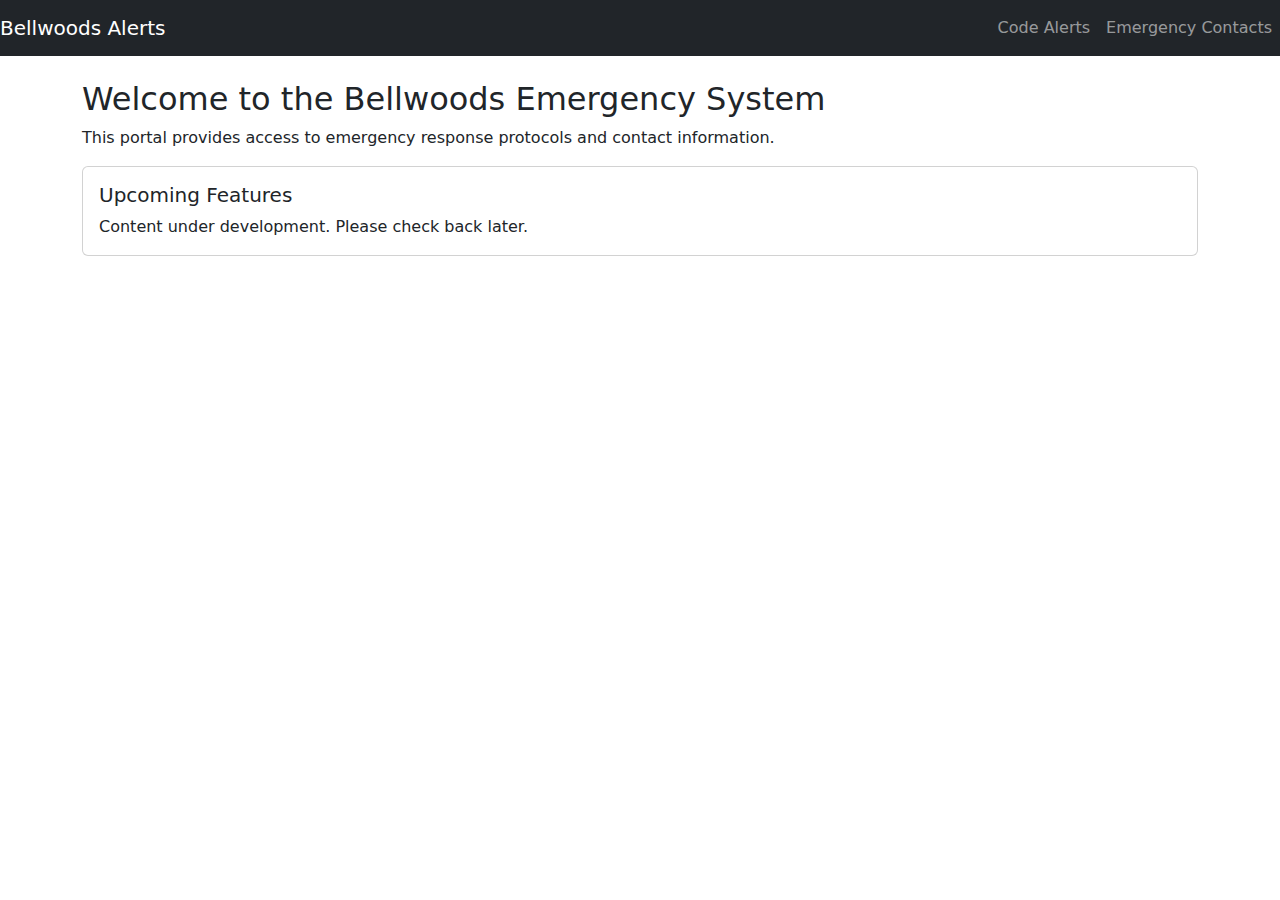
<file: Index.html>
<!DOCTYPE html>
<html lang="en">
<head>
  <meta charset="UTF-8">
  <meta name="viewport" content="width=device-width, initial-scale=1">
  <title>Bellwoods Emergency System</title>

  <!-- Bootstrap CSS -->
<!-- <link href="https://cdn.jsdelivr.net/npm/bootstrap@5.3.3/dist/css/bootstrap.min.css" rel="stylesheet">
<script src="https://cdn.jsdelivr.net/npm/bootstrap@5.3.3/dist/js/bootstrap.bundle.min.js"></script> -->
<link href="./css/bootstrap.min.css" rel="stylesheet">

</head>
<body>

  <!-- Bootstrap Header (Navbar) -->
  <nav class="navbar navbar-expand-lg navbar-dark bg-dark">
    <a class="navbar-brand" href="Index.html">Bellwoods Alerts</a>
    <button class="navbar-toggler" type="button" data-bs-toggle="collapse" data-target="#navbarNav"
      aria-controls="navbarNav" aria-expanded="false" aria-label="Toggle navigation">
      <span class="navbar-toggler-icon"></span>
    </button>

    <div class="collapse navbar-collapse" id="navbarNav">
      <ul class="navbar-nav ms-auto">
        <li class="nav-item">
          <a class="nav-link" href="CodeAlerts.html">Code Alerts</a>
        </li>
        <li class="nav-item">
          <a class="nav-link" href="Contacts.html">Emergency Contacts</a>
        </li>
      </ul>
    </div>
  </nav>

  <!-- Page Content -->
  <div class="container mt-4">
    <h2>Welcome to the Bellwoods Emergency System</h2>
    <p>This portal provides access to emergency response protocols and contact information.</p>

    <!-- Placeholder for additional content -->
    <div class="card mt-3">
      <div class="card-body">
        <h5 class="card-title">Upcoming Features</h5>
        <p class="card-text">Content under development. Please check back later.</p>
      </div>
    </div>
  </div>

  <!-- Bootstrap JS dependencies -->
    <script src="./js/bootstrap.bundle.min.js"></script>
</body>
</html>
</file>
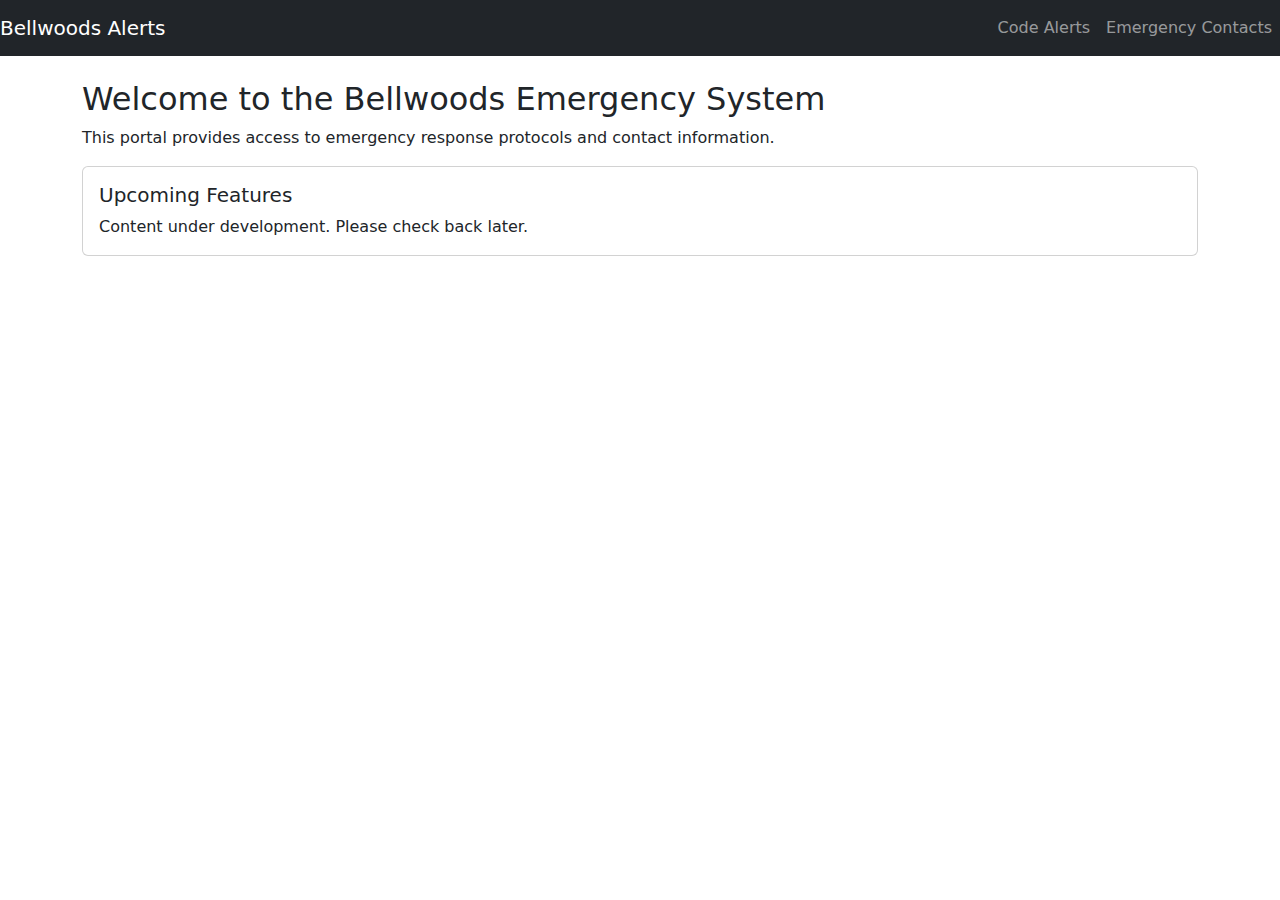
<file: index.html>
<!DOCTYPE html>
<html lang="en">
<head>
  <meta charset="UTF-8">
  <meta name="viewport" content="width=device-width, initial-scale=1">
  <title>Bellwoods Emergency System</title>

  <!-- Bootstrap CSS -->
<!-- <link href="https://cdn.jsdelivr.net/npm/bootstrap@5.3.3/dist/css/bootstrap.min.css" rel="stylesheet">
<script src="https://cdn.jsdelivr.net/npm/bootstrap@5.3.3/dist/js/bootstrap.bundle.min.js"></script> -->
<link href="./css/bootstrap.min.css" rel="stylesheet">

</head>
<body>

  <!-- Bootstrap Header (Navbar) -->
  <nav class="navbar navbar-expand-lg navbar-dark bg-dark">
    <a class="navbar-brand" href="index.html">Bellwoods Alerts</a>
    <button class="navbar-toggler" type="button" data-bs-toggle="collapse" data-bs-target="#navbarNav"
      aria-controls="navbarNav" aria-expanded="false" aria-label="Toggle navigation">
      <span class="navbar-toggler-icon"></span>
    </button>

    <div class="collapse navbar-collapse" id="navbarNav">
      <ul class="navbar-nav ms-auto">
        <li class="nav-item">
          <a class="nav-link" href="CodeAlerts.html">Code Alerts</a>
        </li>
        <li class="nav-item">
          <a class="nav-link" href="Contacts.html">Emergency Contacts</a>
        </li>
      </ul>
    </div>
  </nav>

  <!-- Page Content -->
  <div class="container mt-4">
    <h2>Welcome to the Bellwoods Emergency System</h2>
    <p>This portal provides access to emergency response protocols and contact information.</p>

    <!-- Placeholder for additional content -->
    <div class="card mt-3">
      <div class="card-body">
        <h5 class="card-title">Upcoming Features</h5>
        <p class="card-text">Content under development. Please check back later.</p>
      </div>
    </div>
  </div>

  <!-- Bootstrap JS dependencies -->

</body>
<script src="./js/bootstrap.bundle.min.js"></script>

</html>
</file>
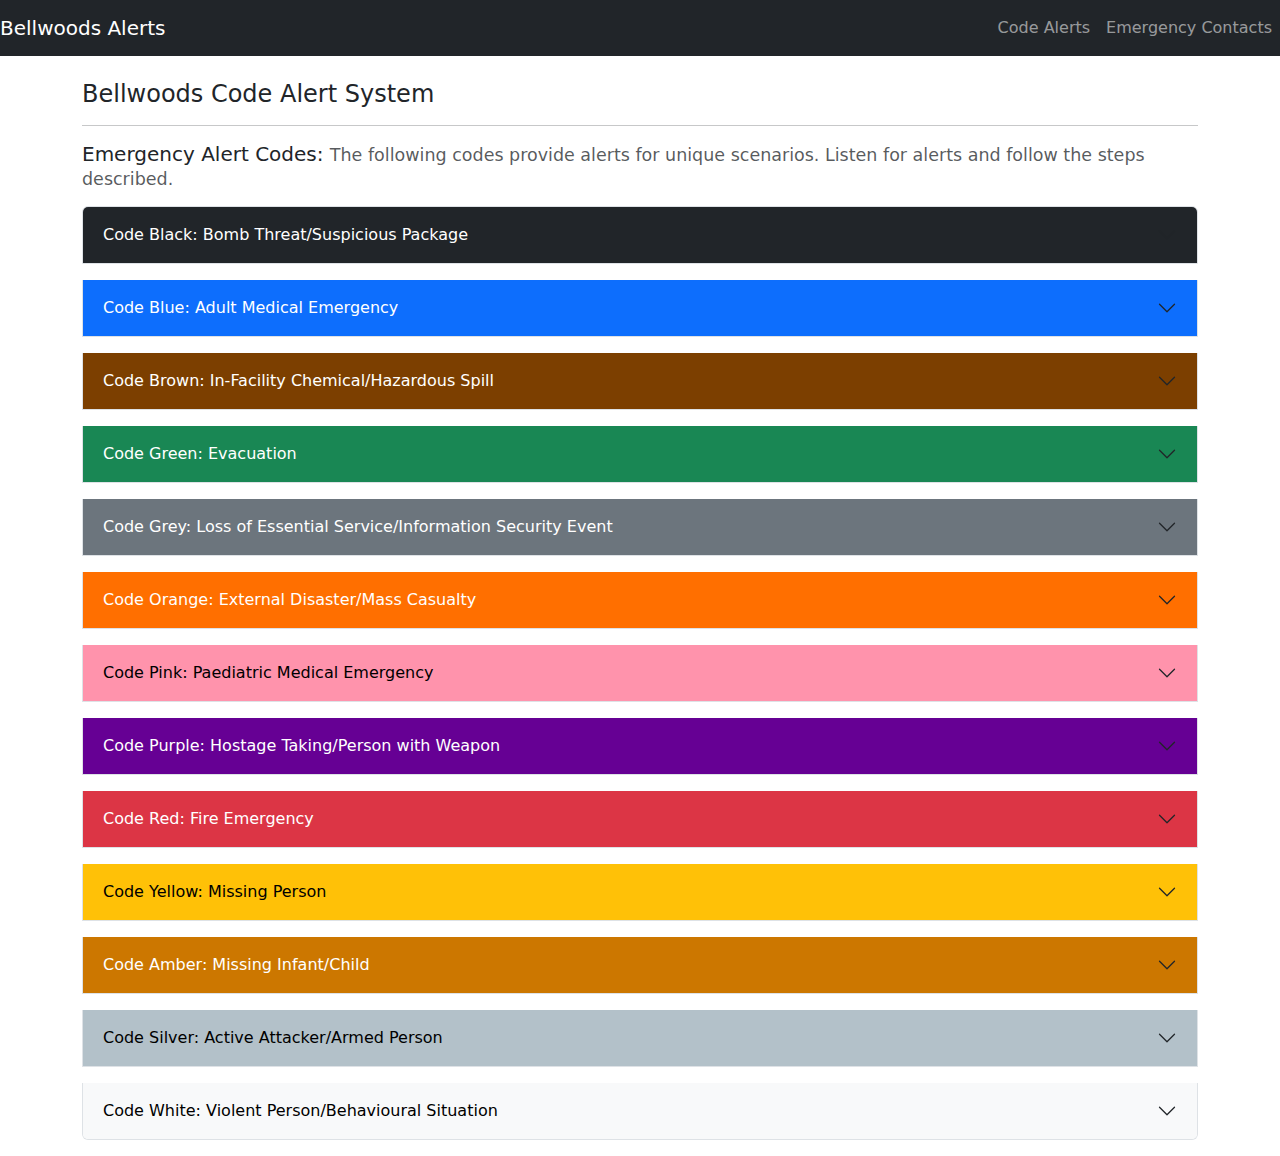
<file: CodeAlerts.html>
<!DOCTYPE html>
<html lang="en">
<head>
  <meta charset="UTF-8">
  <meta name="viewport" content="width=device-width, initial-scale=1">
  <title>Emergency Code Alerts</title>
<link href="./css/bootstrap.min.css" rel="stylesheet">

<style>
    /* body { font: 14px sans-serif; text-align: center; }
    .spacer { margin-top: 15px; }
    .alert-image {
      max-width: 100%;
      height: auto;
      width: 300px;
      max-height: 200px;
      object-fit: contain;
    } */

  .accordion-button[class*="btn-"] {
    color: var(--bs-btn-color);
    background-color: var(--bs-btn-bg);
    border-color: var(--bs-btn-border-color);
  }

  .accordion-button[class*="btn-"]:hover {
    color: var(--bs-btn-hover-color);
    background-color: var(--bs-btn-hover-bg);
    border-color: var(--bs-btn-hover-border-color);
  }

  .accordion-button[class*="btn-"]:not(.collapsed) {
    color: var(--bs-btn-active-color);
    background-color: var(--bs-btn-active-bg);
    border-color: var(--bs-btn-active-border-color);
    box-shadow: none;
  }
  </style>
</head>

<body>
  <!-- Bootstrap Header (Navbar) -->
  <nav class="navbar navbar-expand-lg navbar-dark bg-dark">
    <a class="navbar-brand" href="index.html">Bellwoods Alerts</a>
    <button class="navbar-toggler" type="button" data-bs-toggle="collapse" data-bs-target="#navbarNav"
      aria-controls="navbarNav" aria-expanded="false" aria-label="Toggle navigation">
      <span class="navbar-toggler-icon"></span>
    </button>
    <div class="collapse navbar-collapse" id="navbarNav">
      <ul class="navbar-nav ms-auto">
        <li class="nav-item">
          <a class="nav-link" href="CodeAlerts.html">Code Alerts</a>
        </li>
        <li class="nav-item">
          <a class="nav-link" href="Contacts.html">Emergency Contacts</a>
        </li>
      </ul>
    </div>
  </nav>

  <div class="container text-left mt-4">
    <h4>Bellwoods Code Alert System</h4>
    <hr>
    <h5>Emergency Alert Codes:
      <small class="text-muted">
        The following codes provide alerts for unique scenarios. Listen for alerts and follow the steps described.
      </small>
    </h5>

    <!-- Alert Sections -->
<div class="accordion" id="codeAlerts">

  <!-- Code Black -->
  <div class="accordion-item my-3">
    <h2 class="accordion-header" id="headingBlack">
      <button class="accordion-button collapsed btn btn-dark w-100 text-start" type="button"
        data-bs-toggle="collapse" data-bs-target="#collapseBlack" aria-expanded="false" aria-controls="collapseBlack">
        Code Black: Bomb Threat/Suspicious Package <span class="float-end"></span>
      </button>
    </h2>
    <div id="collapseBlack" class="accordion-collapse collapse" aria-labelledby="headingBlack" data-bs-parent="#codeAlerts">
      <div class="accordion-body text-center">
        <img src="./images/black.png" alt="Code Black" class="alert-image">
        <p class="mt-3">The Code Black Plan informs staff of appropriate actions to be taken during a bomb threat emergency or when a suspicious package is identified.</p>
        <ul class="text-muted text-start">
          <li>Remain Calm.</li>
          <li>Listen for overhead announcements and follow instructions.</li>
          <li>If you receive a bomb threat or identify a suspicious package, alert a staff member immediately. Do not touch or move the package.</li>
          <li>Contact the Designated <a href="Contacts.html" target="_blank">Emergency Contact</a></li>
        </ul>
      </div>
    </div>
  </div>

      <!-- Code Blue -->
  <div class="accordion-item my-3">
    <h2 class="accordion-header" id="headingBlue">
      <button class="accordion-button collapsed btn btn-primary w-100 text-start" type="button"
        data-bs-toggle="collapse" data-bs-target="#collapseBlue" aria-expanded="false" aria-controls="collapseBlue">
        Code Blue: Adult Medical Emergency <span class="float-end"></span>
          </button>
    </h2>
    <div id="collapseBlue" class="accordion-collapse collapse" aria-labelledby="headingBlue" data-bs-parent="#codeAlerts">
      <div class="accordion-body text-center">
            <img src="./images/blue.png" alt="Code Blue" class="alert-image">
            <p class="mt-3">Used to indicate a medical emergency involving an adult.</p>
            <ul class="text-muted text-start">
              <li>Call 911 and alert other staff in the vicinity.</li>
              <li>Begin CPR if you are trained and the person is unresponsive.</li>
              <li>Retrieve and use the AED if available.</li>
              <li>Contact the Designated <a href="Contacts.html" target="_blank">Emergency Contact</a></li>
            </ul>
          </div>
        </div>
    </div>
 
  <!-- Code Brown -->
  <div class="accordion-item my-3">
    <h2 class="accordion-header" id="headingBrown">
      <button class="accordion-button collapsed btn btn-brown w-100 text-start" type="button"
        data-bs-toggle="collapse" data-bs-target="#collapseBrown" aria-expanded="false" aria-controls="collapseBrown">
        Code Brown: In-Facility Chemical/Hazardous Spill <span class="float-end"></span>
          </button>
    </h2>
    <div id="collapseBrown" class="accordion-collapse collapse" aria-labelledby="headingBrown" data-bs-parent="#codeAlerts">
      <div class="accordion-body text-center">
            <img src="./images/brown.png" alt="Code Brown" class="alert-image">
            <p class="mt-3">A Code Brown refers to the plans and procedures used to protect Bellwoods' patients, visitors, families, staff, physicians, volunteers and property from hazardous or potentially hazardous chemical/biological spills.</p>
            <ul class="text-muted text-start">
              <li>Do not enter the affected area.</li>
              <li>Remove any vulnerable persons from the area if safe to do so.</li>
              <li>Await direction from Management staff.</li>
              <li>Contact the Designated <a href="Contacts.html" target="_blank">Emergency Contact</a></li>
            </ul>
          </div>
        </div>
    </div>

  <!-- Code Green -->
  <div class="accordion-item my-3">
    <h2 class="accordion-header" id="headingGreen">
      <button class="accordion-button collapsed btn btn-success w-100 text-start" type="button"
        data-bs-toggle="collapse" data-bs-target="#collapseGreen" aria-expanded="false" aria-controls="collapseGreen">
        Code Green: Evacuation <span class="float-end"></span>
          </button>
    </h2>
    <div id="collapseGreen" class="accordion-collapse collapse" aria-labelledby="headingGreen" data-bs-parent="#codeAlerts">
      <div class="accordion-body text-center">
          <img src="./images/green.png" alt="Code Green" class="alert-image">
            <p class="mt-3">In the event of a hospital evacuation, a Code Green is used to make decisions that focus on the safety for all. This includes whether it is safest to move to another unit or to the outside in the event of an emergency.</p>
            <ul class="text-muted text-start">
              <li>Remain calm.</li>
              <li>Do not enter any affected area(s).</li>
              <li>If directed to relocate by a staff member, proceed to the designated waiting area. Follow a single file line. Leave all belongings behind.</li>
              <li>Contact the Designated <a href="Contacts.html" target="_blank">Emergency Contact</a></li>
            </ul>
       </div>
      </div>
  </div>

  <!-- Code Grey -->
  <div class="accordion-item my-3">
    <h2 class="accordion-header" id="headingGrey">
      <button class="accordion-button collapsed btn btn-secondary w-100 text-start" type="button"
        data-bs-toggle="collapse" data-bs-target="#collapseGrey" aria-expanded="false" aria-controls="collapseGrey">
        Code Grey: Loss of Essential Service/Information Security Event <span class="float-end"></span>
          </button>
    </h2>
    <div id="collapseGrey" class="accordion-collapse collapse" aria-labelledby="headingGrey" data-bs-parent="#codeAlerts">
      <div class="accordion-body text-center">
          <img src="./images/grey.png" alt="Code Grey" class="alert-image">
            <p class="mt-3">In the event there is an infrastructure system(s) failure or loss, or the implementation of intervention measures that constitute a health or safety risk to patients, visitors, staff, physicians and volunteers, a Code Grey will be announced.</p>
            <ul class="text-muted text-start">
              <li>Follow contingency technology and communication plans.</li>
              <li>Prioritize delivery of critical client care.</li>
              <li>Report any outages or service disruptions to IT Support.</li>
              <li>Limit communication to essential matters.</li>
              <li>Contact the Designated <a href="Contacts.html" target="_blank">Emergency Contact</a></li>
            </ul>
       </div>
      </div>
  </div>

  <!-- Code Orange -->
  <div class="accordion-item my-3">
    <h2 class="accordion-header" id="headingOrange">
      <button class="accordion-button collapsed btn btn-orange w-100 text-start" type="button"
        data-bs-toggle="collapse" data-bs-target="#collapseOrange" aria-expanded="false" aria-controls="collapseOrange">
        Code Orange: External Disaster/Mass Casualty <span class="float-end"></span>
          </button>
    </h2>
    <div id="collapseOrange" class="accordion-collapse collapse" aria-labelledby="headingOrange" data-bs-parent="#codeAlerts">
      <div class="accordion-body text-center">
          <img src="./images/orange.png" alt="Code Orange" class="alert-image">
            <p class="mt-3">The goal of a Code Orange is to enable Bellwoods to receive and treat a sudden influx of patients and while continuing to provide patient care and information management. A Family Information Support Centre may be activated to act as a central location to receive essential information for family members and the community.</p>
            <ul class="text-muted text-start">
              <li>Remain Calm.</li>
              <li>Do not enter any affected area(s).</li>
              <li>Await direction from staff.</li>
              <li>Contact the Designated <a href="Contacts.html" target="_blank">Emergency Contact</a></li>
            </ul>
       </div>
      </div>
  </div>

  <!-- Code Pink -->
  <div class="accordion-item my-3">
    <h2 class="accordion-header" id="headingPink">
      <button class="accordion-button collapsed btn btn-pink w-100 text-start" type="button"
        data-bs-toggle="collapse" data-bs-target="#collapsePink" aria-expanded="false" aria-controls="collapsePink">
        Code Pink: Paediatric Medical Emergency <span class="float-end"></span>
          </button>
    </h2>
    <div id="collapsePink" class="accordion-collapse collapse" aria-labelledby="headingPink" data-bs-parent="#codeAlerts">
      <div class="accordion-body text-center">
          <img src="./images/pink.png" alt="Code Pink" class="alert-image">
            <p class="mt-3">Used when a medical emergency involves a child or infant.</p>
            <ul class="text-muted text-start">
              <li>Call 911 and notify staff.</li>
              <li>Provide care appropriate to your training.</li>
              <li>Do not leave the child unattended.</li>
              <li>Contact the Designated <a href="Contacts.html" target="_blank">Emergency Contact</a></li>                
            </ul>
       </div>
      </div>
  </div>

  <!-- Code Purple -->

  <div class="accordion-item my-3">
    <h2 class="accordion-header" id="headingPurple">
      <button class="accordion-button collapsed btn btn-purple w-100 text-start" type="button"
        data-bs-toggle="collapse" data-bs-target="#collapsePurple" aria-expanded="false" aria-controls="collapsePurple">
        Code Purple: Hostage Taking/Person with Weapon <span class="float-end"></span>
          </button>
    </h2>
    <div id="collapsePurple" class="accordion-collapse collapse" aria-labelledby="headingPurple" data-bs-parent="#codeAlerts">
      <div class="accordion-body text-center">
          <img src="./images/purple.png" alt="Code Purple" class="alert-image">
            <p class="mt-3">The purpose of Code Purple is to provide a guideline to persons involved in an actual or potential hostage situation or involved with a person who has a weapon so that they may respond appropriately.</p>
            <ul class="text-muted text-start">
              <li>Remain calm.</li>
              <li>Do not enter any affected area(s).</li>
              <li>Await direction from staff or emergency services.</li>
              <li>Contact the Designated <a href="Contacts.html" target="_blank">Emergency Contact</a></li>
            </ul>
       </div>
      </div>
  </div>

  <!-- Code Red -->
  <div class="accordion-item my-3">
    <h2 class="accordion-header" id="headingRed">
      <button class="accordion-button collapsed btn btn-danger w-100 text-start" type="button"
        data-bs-toggle="collapse" data-bs-target="#collapseRed" aria-expanded="false" aria-controls="collapseRed">
        Code Red: Fire Emergency <span class="float-end"></span>
          </button>
    </h2>
    <div id="collapseRed" class="accordion-collapse collapse" aria-labelledby="headingRed" data-bs-parent="#codeAlerts">
      <div class="accordion-body text-center">
          <img src="./images/red.png" alt="Code Red" class="alert-image">
            <p class="mt-3">Activated in the event of fire, smoke, or fire alarm activation.</p>
            <ul class="text-muted text-start">
              <li>Remove anyone in immediate danger.</li>
              <li>Activate the alarm and call 911.</li>
              <li>Close doors to contain the fire and evacuate if instructed.</li>
              <li>Contact the Designated <a href="Contacts.html" target="_blank">Emergency Contact</a></li>
            </ul>
       </div>
      </div>
  </div>

  <!-- Code Yellow -->
  <div class="accordion-item my-3">
    <h2 class="accordion-header" id="headingYellow">
      <button class="accordion-button collapsed btn btn-warning w-100 text-start" type="button"
        data-bs-toggle="collapse" data-bs-target="#collapseYellow" aria-expanded="false" aria-controls="collapseYellow">
        Code Yellow: Missing Person <span class="float-end"></span>
          </button>
    </h2>
    <div id="collapseYellow" class="accordion-collapse collapse" aria-labelledby="headingYellow" data-bs-parent="#codeAlerts">
      <div class="accordion-body text-center">
          <img src="./images/yellow.png" alt="Code Yellow" class="alert-image">
            <p class="mt-3">Used to notify staff that a patient is missing from the facility and unaccounted for.</p>
            <ul class="text-muted text-start">
              <li>Check your assigned area.</li>
              <li>Notify staff if the patient is located.</li>
              <li>Do not restrain or chase the individual. Stay calm and alert others.</li>
              <li>Contact the Designated <a href="Contacts.html" target="_blank">Emergency Contact</a></li>
            </ul>
       </div>
      </div>
  </div>

  <!-- Code Amber -->
  
    <div class="accordion-item my-3">
    <h2 class="accordion-header" id="headingAmber">
      <button class="accordion-button collapsed btn btn-amber w-100 text-start" type="button"
        data-bs-toggle="collapse" data-bs-target="#collapseAmber" aria-expanded="false" aria-controls="collapseAmber">
        Code Amber: Missing Infant/Child <span class="float-end"></span>
          </button>
    </h2>
    <div id="collapseAmber" class="accordion-collapse collapse" aria-labelledby="headingAmber" data-bs-parent="#codeAlerts">
      <div class="accordion-body text-center">
          <img src="./images/amber.png" alt="Code Amber" class="alert-image">
            <p class="mt-3">Bellwoods is responsible for ensuring the safety of its patients and visitors, and will activate a Code Amber search procedure when an infant/child is declared missing and/or abducted by a non-authorized person.</p>
            <ul class="text-muted text-start">
              <li>Check your assigned area.</li>
              <li>Notify staff if the patient is located.</li>
              <li>Do not restrain or chase the individual. Stay calm and alert others.</li>
              <li>Contact the Designated <a href="Contacts.html" target="_blank">Emergency Contact</a></li>
            </ul>
       </div>
      </div>
  </div>
  
  <!-- Code Silver -->

  <div class="accordion-item my-3">
    <h2 class="accordion-header" id="headingSilver">
      <button class="accordion-button collapsed btn btn-silver w-100 text-start" type="button"
        data-bs-toggle="collapse" data-bs-target="#collapseSilver" aria-expanded="false" aria-controls="collapseSilver">
        Code Silver: Active Attacker/Armed Person <span class="float-end"></span>
          </button>
    </h2>
    <div id="collapseSilver" class="accordion-collapse collapse" aria-labelledby="headingSilver" data-bs-parent="#codeAlerts">
      <div class="accordion-body text-center">
          <img src="./images/silver.png" alt="Code Silver" class="alert-image">
            <p class="mt-3">Signifies that an individual is armed or actively threatening harm to others.</p>
            <ul class="text-muted text-start">
              <li>If possible, evacuate the area quickly and safely.</li>
              <li>If evacuation is not possible, hide and secure your area.</li>
              <li>Remain quiet and await instructions from authorities.</li>
              <li>Contact the Designated <a href="Contacts.html" target="_blank">Emergency Contact</a></li>
            </ul>
       </div>
      </div>
  </div>
  
    <!-- Code White -->
  <div class="accordion-item my-3">
    <h2 class="accordion-header" id="headingWhite">
      <button class="accordion-button collapsed btn btn-light w-100 text-start" type="button"
        data-bs-toggle="collapse" data-bs-target="#collapseWhite" aria-expanded="false" aria-controls="collapseWhite">
        Code White: Violent Person/Behavioural Situation <span class="float-end"></span>
          </button>
    </h2>
    <div id="collapseWhite" class="accordion-collapse collapse" aria-labelledby="headingWhite" data-bs-parent="#codeAlerts">
      <div class="accordion-body text-center">
          <img src="./images/white.png" alt="Code White" class="alert-image">
            <p class="mt-3">Initiated when a person is behaving violently or aggressively, potentially posing a danger to themselves or others.</p>
            <ul class="text-muted text-start">
              <li>Maintain a safe distance.</li>
              <li>Notify staff or call 911 if needed.</li>
              <li>Use de-escalation techniques if trained and safe to do so.</li>
              <li>Contact the Designated <a href="Contacts.html" target="_blank">Emergency Contact</a></li>
            </ul>
       </div>
      </div>
  </div>



</div> <!-- end accordion -->

</body>
<script src="./js/bootstrap.bundle.min.js"></script>
<script>
  console.log('Bootstrap version:', bootstrap?.Version || 'Not loaded');
</script>

</html>
</file>
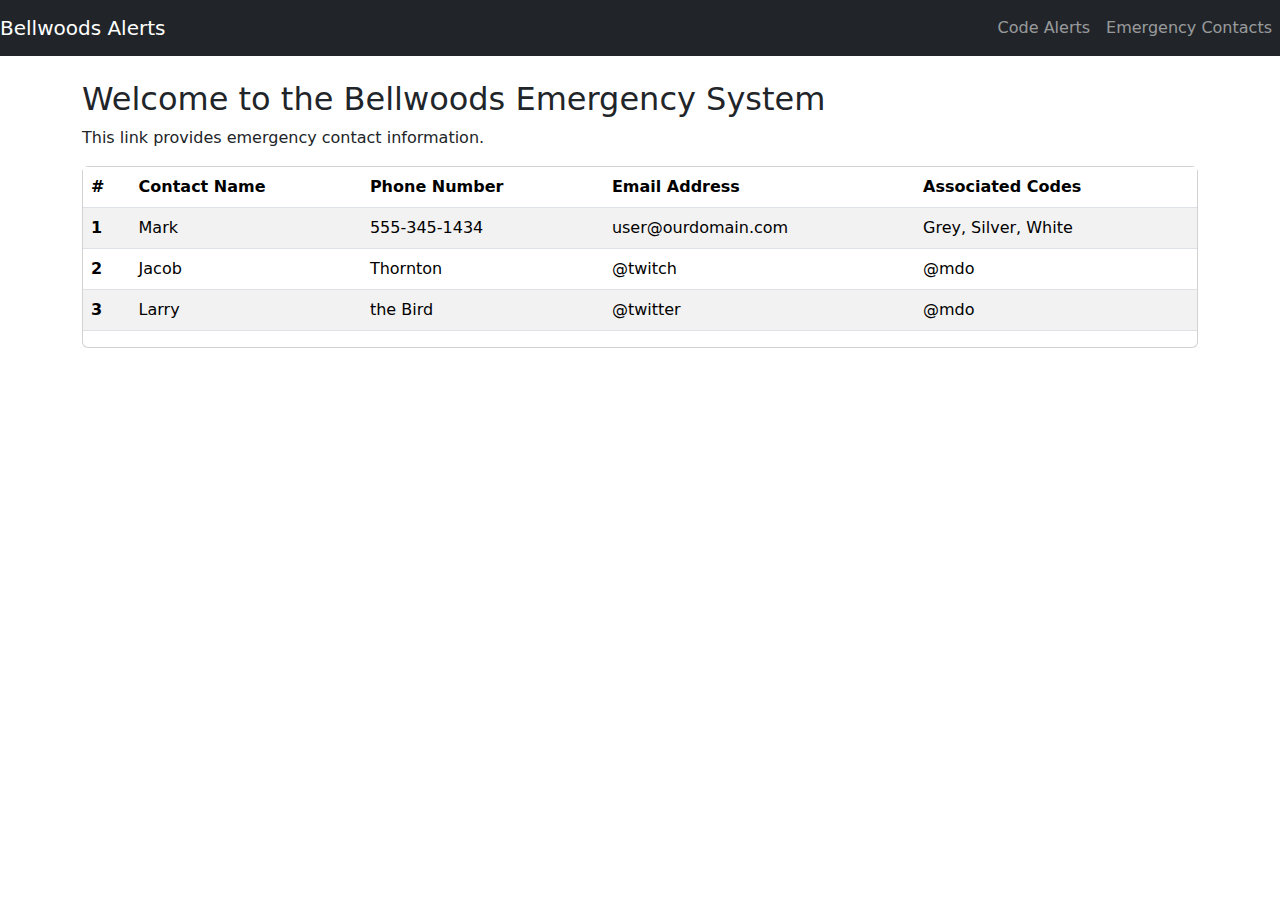
<file: Contacts.html>
<!DOCTYPE html>
<html lang="en">
<head>
  <meta charset="UTF-8">
  <meta name="viewport" content="width=device-width, initial-scale=1">
  <title>Emergency Code Alerts</title>
<link href="./css/bootstrap.min.css" rel="stylesheet">
</head>

<body>
  <!-- Bootstrap Header (Navbar) -->
  <nav class="navbar navbar-expand-lg navbar-dark bg-dark">
    <a class="navbar-brand" href="index.html">Bellwoods Alerts</a>
    <button class="navbar-toggler" type="button" data-bs-toggle="collapse" data-bs-target="#navbarNav"
      aria-controls="navbarNav" aria-expanded="false" aria-label="Toggle navigation">
      <span class="navbar-toggler-icon"></span>
    </button>
    <div class="collapse navbar-collapse" id="navbarNav">
      <ul class="navbar-nav ms-auto">
        <li class="nav-item">
          <a class="nav-link" href="CodeAlerts.html">Code Alerts</a>
        </li>
        <li class="nav-item">
          <a class="nav-link" href="Contacts.html">Emergency Contacts</a>
        </li>
      </ul>
    </div>
  </nav>

    <!-- Page Content -->
  <div class="container mt-4">
    <h2>Welcome to the Bellwoods Emergency System</h2>
    <p>This link provides emergency contact information.</p>

    <!-- Placeholder for additional content -->
    <div class="card mt-3">
      <!-- <div class="card-body">
        <h5 class="card-title">Upcoming Features</h5>
        <p class="card-text">Content under development. Please check back later.</p>
      </div> -->
      <table class="table table-striped">
  <thead>
    <tr>
      <th scope="col">#</th>
      <th scope="col">Contact Name</th>
      <th scope="col">Phone Number</th>
      <th scope="col">Email Address </th>
      <th scope="col">Associated Codes </th>
    </tr>
  </thead>
  <tbody>
    <tr>
      <th scope="row">1</th>
      <td>Mark</td>
      <td>555-345-1434</td>
      <td>user@ourdomain.com</td>
      <td>Grey, Silver, White</td>
    </tr>
    <tr>
      <th scope="row">2</th>
      <td>Jacob</td>
      <td>Thornton</td>
      <td>@twitch</td>
      <td>@mdo</td>
    </tr>
    <tr>
      <th scope="row">3</th>
      <td>Larry</td>
      <td>the Bird</td>
      <td>@twitter</td>
      <td>@mdo</td>
    </tr>
  </tbody>
</table>

    </div>
  </div>

</body>
<script src="./js/bootstrap.bundle.min.js"></script>
</file>
